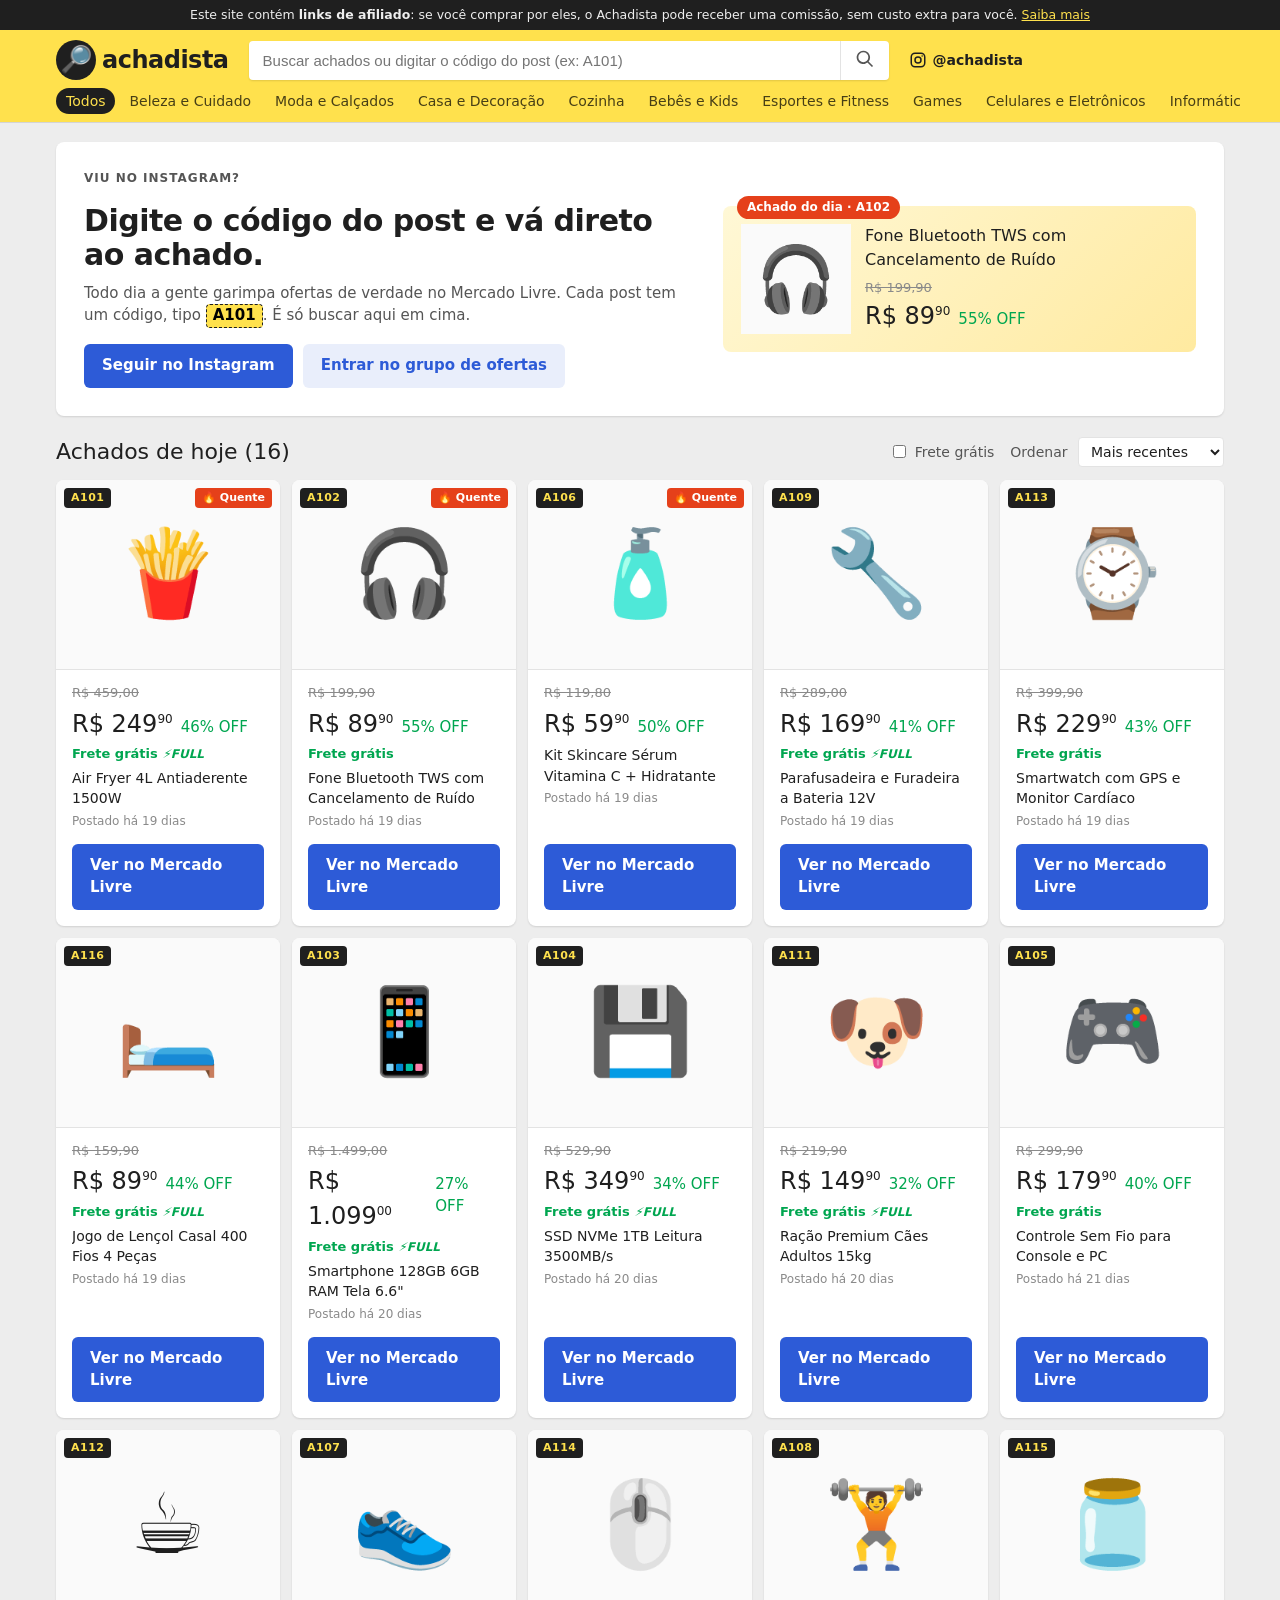
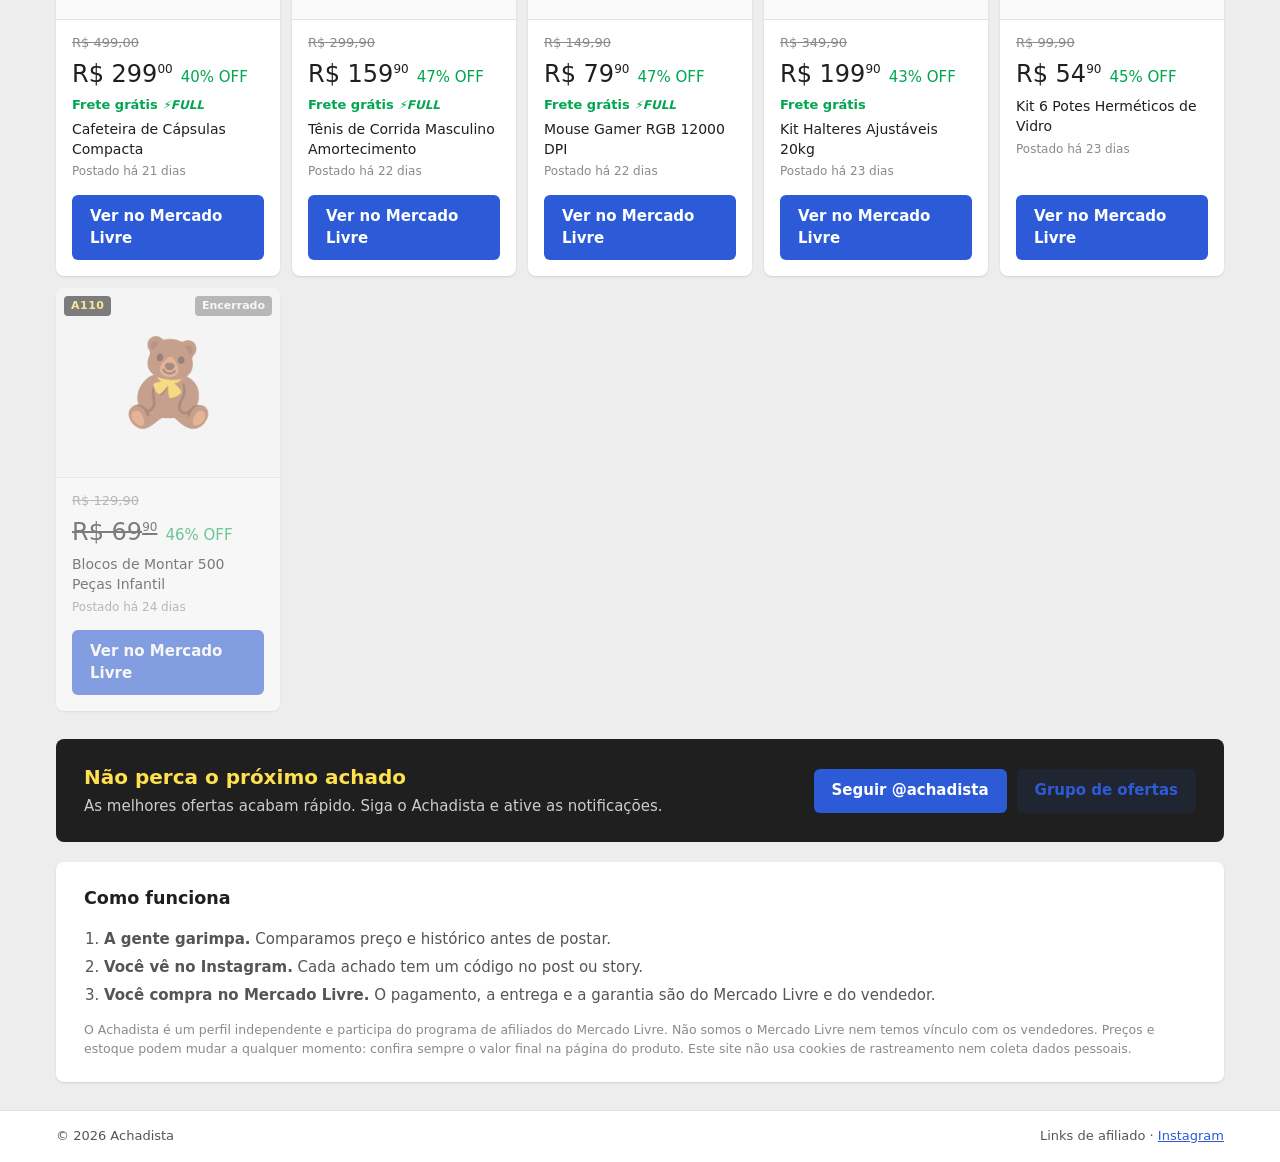
<file: index.html>
<!doctype html>
<html lang="pt-BR">
<head>
  <meta charset="utf-8">
  <meta name="viewport" content="width=device-width, initial-scale=1">
  <title>Achadista — os melhores achados do Mercado Livre</title>
  <meta name="description" content="Achadista garimpa as melhores ofertas do Mercado Livre todo dia. Busque pelo código do post do Instagram ou navegue por categoria.">
  <meta property="og:title" content="Achadista — achados do dia">
  <meta property="og:description" content="Ofertas garimpadas no Mercado Livre. Viu no Instagram? Digite o código aqui.">
  <link rel="icon" href="data:image/svg+xml,<svg xmlns='http://www.w3.org/2000/svg' viewBox='0 0 100 100'><text y='.9em' font-size='90'>🔎</text></svg>">
  <link rel="stylesheet" href="styles.css">
</head>
<body>
  <div class="disclosure">Este site contém <strong>links de afiliado</strong>: se você comprar por eles, o Achadista pode receber uma comissão, sem custo extra para você. <a href="#sobre">Saiba mais</a></div>

  <header class="top">
    <div class="wrap top-row">
      <a class="logo" href="./" aria-label="Achadista, página inicial">
        <span class="logo-mark">🔎</span>
        <span class="logo-text">achadista</span>
      </a>
      <form class="search" id="searchForm" role="search">
        <input id="q" type="search" autocomplete="off" placeholder="Buscar achados ou digitar o código do post (ex: A101)" aria-label="Buscar">
        <button type="submit" aria-label="Buscar">
          <svg viewBox="0 0 24 24" width="20" height="20" aria-hidden="true"><path fill="currentColor" d="M10 2a8 8 0 0 1 6.32 12.9l5.39 5.4-1.41 1.4-5.4-5.39A8 8 0 1 1 10 2zm0 2a6 6 0 1 0 0 12 6 6 0 0 0 0-12z"/></svg>
        </button>
      </form>
      <a class="ig-btn" id="igTop" target="_blank" rel="noopener">
        <svg viewBox="0 0 24 24" width="18" height="18" fill="none" stroke="currentColor" stroke-width="2" aria-hidden="true"><rect x="3" y="3" width="18" height="18" rx="5"/><circle cx="12" cy="12" r="4"/><circle cx="17.5" cy="6.5" r="1" fill="currentColor" stroke="none"/></svg>
        <span id="igHandleTop">@achadista</span>
      </a>
    </div>
    <nav class="wrap cats" id="cats" aria-label="Categorias"></nav>
  </header>

  <main class="wrap">
    <section class="hero" id="hero">
      <div class="hero-text">
        <p class="eyebrow">Viu no Instagram?</p>
        <h1>Digite o código do post e vá direto ao achado.</h1>
        <p>Todo dia a gente garimpa ofertas de verdade no Mercado Livre. Cada post tem um código, tipo <button class="code-chip" data-code="A101">A101</button>. É só buscar aqui em cima.</p>
        <div class="hero-ctas">
          <a class="btn btn-primary" id="igHero" target="_blank" rel="noopener">Seguir no Instagram</a>
          <a class="btn btn-ghost" id="groupHero" target="_blank" rel="noopener">Entrar no grupo de ofertas</a>
        </div>
      </div>
      <div class="hero-deal" id="dealOfDay" aria-label="Achado do dia"></div>
    </section>

    <section class="toolbar">
      <h2 id="listTitle">Achados de hoje</h2>
      <div class="toolbar-right">
        <label class="chk"><input type="checkbox" id="fFree"> Frete grátis</label>
        <label class="sort">Ordenar
          <select id="sort">
            <option value="new">Mais recentes</option>
            <option value="discount">Maior desconto</option>
            <option value="low">Menor preço</option>
            <option value="high">Maior preço</option>
          </select>
        </label>
      </div>
    </section>

    <section class="grid" id="grid" aria-live="polite"></section>
    <p class="empty" id="empty" hidden>Nenhum achado encontrado. Tente outra palavra ou <a href="./">veja todos</a>.</p>

    <section class="cta-band">
      <div>
        <h3>Não perca o próximo achado</h3>
        <p>As melhores ofertas acabam rápido. Siga o Achadista e ative as notificações.</p>
      </div>
      <div class="hero-ctas">
        <a class="btn btn-primary" id="igBand" target="_blank" rel="noopener">Seguir @achadista</a>
        <a class="btn btn-ghost" id="groupBand" target="_blank" rel="noopener">Grupo de ofertas</a>
      </div>
    </section>

    <section class="about" id="sobre">
      <h3>Como funciona</h3>
      <ol>
        <li><strong>A gente garimpa.</strong> Comparamos preço e histórico antes de postar.</li>
        <li><strong>Você vê no Instagram.</strong> Cada achado tem um código no post ou story.</li>
        <li><strong>Você compra no Mercado Livre.</strong> O pagamento, a entrega e a garantia são do Mercado Livre e do vendedor.</li>
      </ol>
      <p class="fine">O Achadista é um perfil independente e participa do programa de afiliados do Mercado Livre. Não somos o Mercado Livre nem temos vínculo com os vendedores. Preços e estoque podem mudar a qualquer momento: confira sempre o valor final na página do produto. Este site não usa cookies de rastreamento nem coleta dados pessoais.</p>
    </section>
  </main>

  <footer class="foot">
    <div class="wrap foot-row">
      <span>© <span id="year"></span> Achadista</span>
      <span>Links de afiliado · <a id="igFoot" target="_blank" rel="noopener">Instagram</a></span>
    </div>
  </footer>

  <dialog id="dealDialog" aria-label="Detalhes do achado">
    <div class="dlg" id="dlgBody"></div>
  </dialog>

  <script src="app.js"></script>
</body>
</html>
</file>
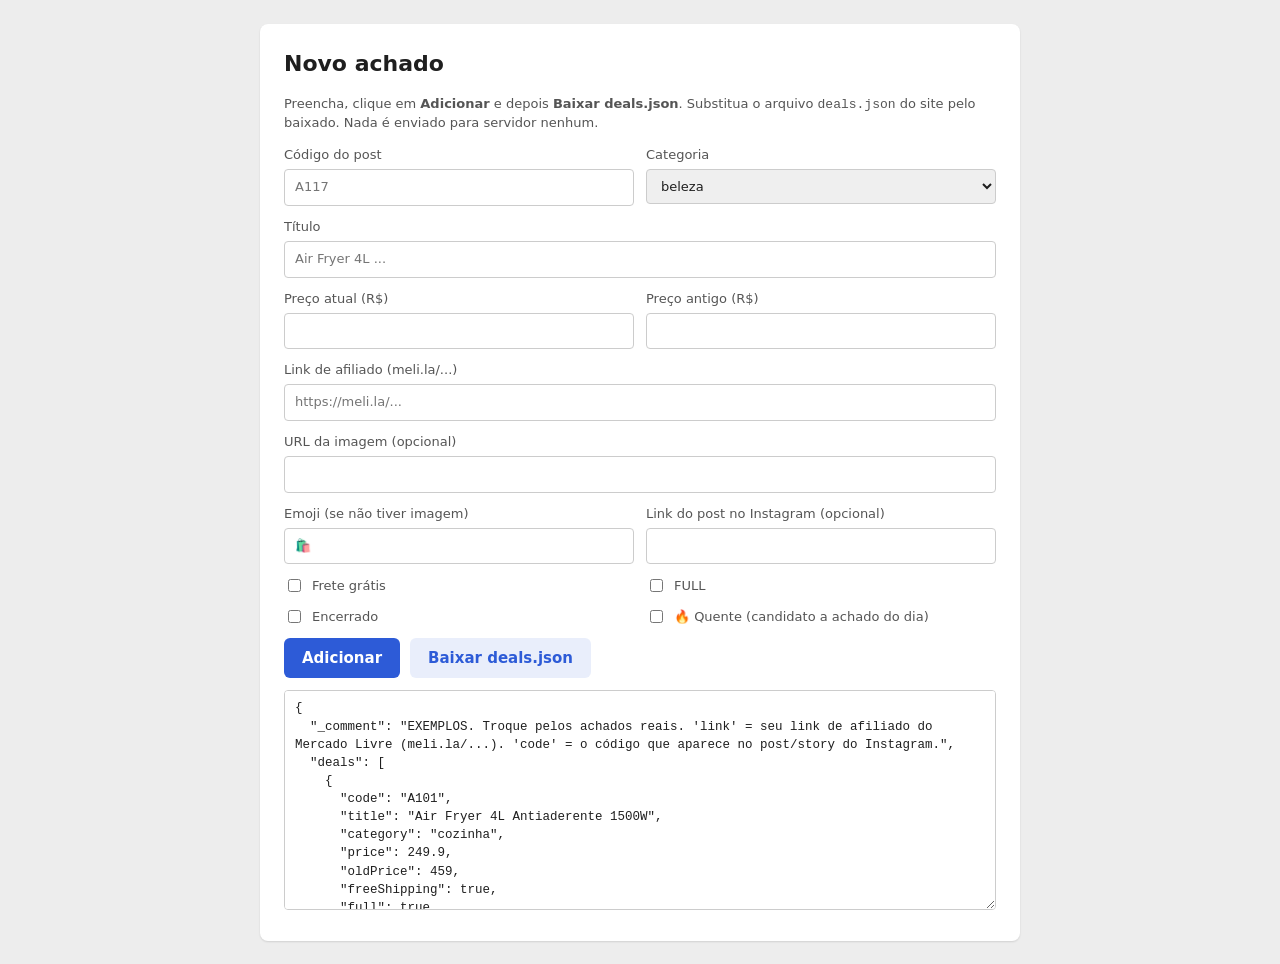
<file: admin.html>
<!doctype html>
<html lang="pt-BR">
<head>
  <meta charset="utf-8">
  <meta name="viewport" content="width=device-width, initial-scale=1">
  <meta name="robots" content="noindex">
  <title>Achadista — novo achado</title>
  <link rel="stylesheet" href="styles.css">
  <style>
    .adm { max-width: 760px; margin: 24px auto; background: #fff; border-radius: 8px; box-shadow: var(--shadow); padding: 24px; }
    .adm h1 { margin-top: 0; font-size: 22px; }
    .f { display: grid; grid-template-columns: 1fr 1fr; gap: 12px; }
    .f label { display: flex; flex-direction: column; gap: 4px; font-size: 13px; color: var(--ink-2); }
    .f .wide { grid-column: 1 / -1; }
    .f input, .f select, textarea { font: inherit; padding: 8px 10px; border: 1px solid #ccc; border-radius: 4px; color: var(--ink); }
    .f .row { flex-direction: row; align-items: center; gap: 8px; }
    textarea { width: 100%; min-height: 220px; font-family: Consolas, monospace; font-size: 12.5px; margin-top: 12px; }
    .hint { font-size: 13px; color: var(--ink-2); }
    @media (max-width: 600px) { .f { grid-template-columns: 1fr; } }
  </style>
</head>
<body>
  <div class="adm">
    <h1>Novo achado</h1>
    <p class="hint">Preencha, clique em <strong>Adicionar</strong> e depois <strong>Baixar deals.json</strong>. Substitua o arquivo <code>deals.json</code> do site pelo baixado. Nada é enviado para servidor nenhum.</p>
    <form class="f" id="f">
      <label>Código do post <input name="code" required placeholder="A117"></label>
      <label>Categoria <select name="category" id="cat"></select></label>
      <label class="wide">Título <input name="title" required placeholder="Air Fryer 4L ..."></label>
      <label>Preço atual (R$) <input name="price" type="number" step="0.01" required></label>
      <label>Preço antigo (R$) <input name="oldPrice" type="number" step="0.01"></label>
      <label class="wide">Link de afiliado (meli.la/...) <input name="link" type="url" required placeholder="https://meli.la/..."></label>
      <label class="wide">URL da imagem (opcional) <input name="img" type="url"></label>
      <label>Emoji (se não tiver imagem) <input name="emoji" placeholder="🛍️"></label>
      <label>Link do post no Instagram (opcional) <input name="ig" type="url"></label>
      <label class="row"><input type="checkbox" name="freeShipping"> Frete grátis</label>
      <label class="row"><input type="checkbox" name="full"> FULL</label>
      <label class="row"><input type="checkbox" name="expired"> Encerrado</label>
      <label class="row"><input type="checkbox" name="hot"> 🔥 Quente (candidato a achado do dia)</label>
      <div class="wide hero-ctas"><button class="btn btn-primary">Adicionar</button><button type="button" class="btn btn-ghost" id="dl">Baixar deals.json</button></div>
    </form>
    <textarea id="out" spellcheck="false" aria-label="deals.json"></textarea>
  </div>
  <script>
    const cats = ["beleza","moda","casa","cozinha","bebes","esportes","games","eletronicos","informatica","ferramentas","pet"];
    document.getElementById("cat").innerHTML = cats.map(c => `<option>${c}</option>`).join("");
    let data = { deals: [] };
    const out = document.getElementById("out");
    const show = () => out.value = JSON.stringify(data, null, 2);
    fetch("deals.json", { cache: "no-cache" }).then(r => r.json()).then(j => { data = j; show(); }).catch(show);
    out.addEventListener("change", () => { try { data = JSON.parse(out.value); } catch { alert("JSON inválido"); } });
    document.getElementById("f").addEventListener("submit", e => {
      e.preventDefault();
      const fd = new FormData(e.target), d = {};
      for (const k of ["code","title","category","link","img","emoji","ig"]) { const v = (fd.get(k) || "").trim(); if (v) d[k] = v; }
      d.code = d.code.toUpperCase();
      d.price = +fd.get("price"); if (fd.get("oldPrice")) d.oldPrice = +fd.get("oldPrice"); else d.oldPrice = d.price;
      for (const k of ["freeShipping","full","hot","expired"]) d[k] = !!fd.get(k);
      d.added = new Date().toISOString().slice(0, 10);
      data.deals = data.deals.filter(x => x.code !== d.code);
      data.deals.unshift(d); show(); e.target.reset();
    });
    document.getElementById("dl").onclick = () => {
      const a = document.createElement("a");
      a.href = URL.createObjectURL(new Blob([out.value], { type: "application/json" }));
      a.download = "deals.json"; a.click();
    };
  </script>
</body>
</html>
</file>
<file: styles.css>
:root {
  --yellow: #ffe14d;
  --yellow-dark: #f5c400;
  --ink: #1f1f1f;
  --ink-2: #555;
  --ink-3: #8a8a8a;
  --bg: #ededed;
  --card: #ffffff;
  --line: #e3e3e3;
  --blue: #2d5bd7;
  --blue-dark: #1f45b0;
  --green: #00a650;
  --hot: #e5401a;
  --radius: 8px;
  --shadow: 0 1px 2px rgba(0,0,0,.12);
  --shadow-hover: 0 8px 20px rgba(0,0,0,.14);
  font-family: "Segoe UI", system-ui, -apple-system, Roboto, "Helvetica Neue", Arial, sans-serif;
}
* { box-sizing: border-box; }
html, body { margin: 0; }
body { background: var(--bg); color: var(--ink); font-size: 15px; line-height: 1.45; }
a { color: var(--blue); }
.wrap { max-width: 1200px; margin: 0 auto; padding: 0 16px; }

.disclosure { background: var(--ink); color: #eee; font-size: 12.5px; text-align: center; padding: 6px 16px; }
.disclosure a { color: var(--yellow); }

/* Header */
.top { background: var(--yellow); box-shadow: 0 1px 0 rgba(0,0,0,.1); position: sticky; top: 0; z-index: 20; }
.top-row { display: flex; align-items: center; gap: 20px; padding-top: 10px; padding-bottom: 8px; }
.logo { display: flex; align-items: center; gap: 6px; text-decoration: none; color: var(--ink); flex: none; }
.logo-mark { font-size: 26px; background: var(--ink); width: 40px; height: 40px; border-radius: 50%; display: grid; place-items: center; }
.logo-text { font-weight: 800; font-size: 24px; letter-spacing: -.5px; }
.search { flex: 1; display: flex; background: #fff; border-radius: 4px; box-shadow: var(--shadow); max-width: 640px; }
.search input { flex: 1; border: 0; padding: 11px 14px; font-size: 15px; border-radius: 4px 0 0 4px; outline: none; min-width: 0; background: transparent; color: var(--ink); }
.search button { border: 0; border-left: 1px solid var(--line); background: transparent; padding: 0 14px; color: var(--ink-2); cursor: pointer; }
.ig-btn { display: flex; align-items: center; gap: 6px; text-decoration: none; color: var(--ink); font-weight: 600; font-size: 14px; flex: none; }
.ig-btn:hover { text-decoration: underline; }
.cats { display: flex; gap: 4px; overflow-x: auto; padding-bottom: 8px; scrollbar-width: none; }
.cats::-webkit-scrollbar { display: none; }
.cat { flex: none; border: 0; background: transparent; color: rgba(0,0,0,.72); font-size: 14px; padding: 5px 10px; border-radius: 16px; cursor: pointer; white-space: nowrap; font-family: inherit; }
.cat:hover { color: #000; background: rgba(0,0,0,.06); }
.cat.active { background: var(--ink); color: var(--yellow); }

/* Hero */
.hero { display: grid; grid-template-columns: 1.3fr 1fr; gap: 24px; background: var(--card); border-radius: var(--radius); box-shadow: var(--shadow); padding: 28px; margin: 20px 0; align-items: center; }
.eyebrow { text-transform: uppercase; font-size: 12px; letter-spacing: 1px; color: var(--blue); font-weight: 700; margin: 0 0 6px; }
.hero h1 { font-size: 30px; line-height: 1.15; margin: 0 0 10px; letter-spacing: -.5px; }
.hero p { color: var(--ink-2); margin: 0 0 16px; }
.code-chip { font: inherit; font-weight: 700; background: var(--yellow); border: 1px dashed var(--ink); border-radius: 4px; padding: 0 6px; cursor: pointer; }
.hero-ctas { display: flex; gap: 10px; flex-wrap: wrap; }
.btn { display: inline-flex; align-items: center; justify-content: center; border-radius: 6px; padding: 11px 18px; font-weight: 600; text-decoration: none; font-size: 15px; border: 0; cursor: pointer; font-family: inherit; }
.btn-primary { background: var(--blue); color: #fff; }
.btn-primary:hover { background: var(--blue-dark); }
.btn-ghost { background: rgba(45,91,215,.1); color: var(--blue); }
.btn-ghost:hover { background: rgba(45,91,215,.18); }
.btn-block { width: 100%; }

.hero-deal { background: linear-gradient(135deg, #fff8d6, #ffeaa0); border-radius: var(--radius); padding: 18px; display: grid; grid-template-columns: 110px 1fr; gap: 14px; align-items: center; cursor: pointer; position: relative; }
.hero-deal .badge-day { position: absolute; top: -10px; left: 14px; background: var(--hot); color: #fff; font-size: 12px; font-weight: 700; padding: 3px 10px; border-radius: 12px; }
.hero-deal .thumb { height: 110px; font-size: 64px; }
.hero-deal h3 { margin: 0 0 6px; font-size: 16px; font-weight: 500; }

/* Toolbar */
.toolbar { display: flex; justify-content: space-between; align-items: center; gap: 12px; flex-wrap: wrap; margin: 8px 0 12px; }
.toolbar h2 { font-size: 22px; font-weight: 500; margin: 0; }
.toolbar-right { display: flex; gap: 16px; align-items: center; font-size: 14px; color: var(--ink-2); }
.toolbar select { margin-left: 6px; border: 1px solid var(--line); background: #fff; border-radius: 4px; padding: 5px 8px; font: inherit; color: var(--ink); }
.chk { display: flex; align-items: center; gap: 6px; cursor: pointer; }

/* Grid + card */
.grid { display: grid; grid-template-columns: repeat(auto-fill, minmax(220px, 1fr)); gap: 12px; }
.card { background: var(--card); border-radius: var(--radius); box-shadow: var(--shadow); display: flex; flex-direction: column; overflow: hidden; transition: box-shadow .18s, transform .18s; cursor: pointer; position: relative; }
.card:hover { box-shadow: var(--shadow-hover); transform: translateY(-2px); }
.card .thumb { height: 190px; font-size: 84px; border-bottom: 1px solid var(--line); }
.thumb { display: grid; place-items: center; background: #fafafa; }
.thumb img { max-width: 100%; max-height: 100%; object-fit: contain; }
.card-body { padding: 14px 16px 16px; display: flex; flex-direction: column; gap: 4px; flex: 1; }
.card-title { font-size: 14px; color: var(--ink); margin: 0; display: -webkit-box; -webkit-line-clamp: 2; -webkit-box-orient: vertical; overflow: hidden; min-height: 2.9em; font-weight: 400; }
.old { color: var(--ink-3); text-decoration: line-through; font-size: 13px; }
.price-row { display: flex; align-items: baseline; gap: 8px; }
.price { font-size: 24px; font-weight: 400; }
.price sup { font-size: 12px; }
.off { color: var(--green); font-size: 15px; }
.ship { color: var(--green); font-size: 13px; font-weight: 600; }
.full { font-style: italic; font-weight: 800; color: var(--green); font-size: 12px; }
.code-tag { position: absolute; top: 8px; left: 8px; background: var(--ink); color: var(--yellow); font-size: 11px; font-weight: 700; padding: 2px 7px; border-radius: 4px; letter-spacing: .5px; }
.hot-tag { position: absolute; top: 8px; right: 8px; background: var(--hot); color: #fff; font-size: 11px; font-weight: 700; padding: 2px 7px; border-radius: 4px; }
.card .go { margin-top: auto; padding-top: 10px; }
.empty { text-align: center; color: var(--ink-2); padding: 40px 0; }

/* CTA band + about */
.cta-band { display: flex; justify-content: space-between; align-items: center; gap: 16px; flex-wrap: wrap; background: var(--ink); color: #fff; border-radius: var(--radius); padding: 24px 28px; margin: 28px 0 20px; }
.cta-band h3 { margin: 0 0 4px; font-size: 20px; color: var(--yellow); }
.cta-band p { margin: 0; color: #ccc; }
.about { background: var(--card); border-radius: var(--radius); box-shadow: var(--shadow); padding: 24px 28px; margin-bottom: 28px; }
.about h3 { margin-top: 0; }
.about ol { padding-left: 20px; color: var(--ink-2); }
.about li { margin-bottom: 6px; }
.fine { font-size: 12.5px; color: var(--ink-3); margin-bottom: 0; }
.foot { background: #fff; border-top: 1px solid var(--line); font-size: 13px; color: var(--ink-2); }
.foot-row { display: flex; justify-content: space-between; padding-top: 16px; padding-bottom: 16px; flex-wrap: wrap; gap: 8px; }

/* Dialog */
dialog { border: 0; border-radius: 12px; padding: 0; width: min(520px, calc(100vw - 32px)); box-shadow: 0 20px 60px rgba(0,0,0,.3); background: var(--card); color: var(--ink); }
dialog::backdrop { background: rgba(0,0,0,.5); }
.dlg { padding: 20px; display: flex; flex-direction: column; gap: 10px; }
.dlg .thumb { height: 220px; font-size: 110px; border-radius: var(--radius); }
.dlg h3 { margin: 4px 0 0; font-weight: 500; font-size: 18px; }
.dlg-close { align-self: flex-end; border: 0; background: transparent; font-size: 24px; cursor: pointer; color: var(--ink-2); line-height: 1; }
.dlg-row { display: flex; gap: 8px; flex-wrap: wrap; }
.dlg-row .btn { flex: 1; }
.dlg .fine { margin-top: 4px; }

@media (max-width: 760px) {
  .top-row { flex-wrap: wrap; gap: 10px; }
  .search { order: 3; flex-basis: 100%; max-width: none; }
  .ig-btn { margin-left: auto; }
  .hero { grid-template-columns: 1fr; padding: 20px; }
  .hero h1 { font-size: 24px; }
  .grid { grid-template-columns: repeat(2, 1fr); gap: 8px; }
  .card .thumb { height: 140px; font-size: 60px; }
  .card-body { padding: 10px 12px 12px; }
  .price { font-size: 20px; }
  .cta-band, .about { padding: 20px; }
}

/* Freshness, expired, WhatsApp */
.when { font-size: 12px; color: var(--ink-3); }
.when.today { color: var(--blue); font-weight: 600; }
.card.expired { opacity: .55; }
.card.expired .price { text-decoration: line-through; }
.exp-tag { background: var(--ink-3); }
.exp-note { margin: 0; background: #fff4e5; color: #8a4b00; padding: 8px 10px; border-radius: 6px; font-size: 13px; }
.btn-wa { background: #1fa855; color: #fff; }
.btn-wa:hover { background: #178a45; }
</file>
